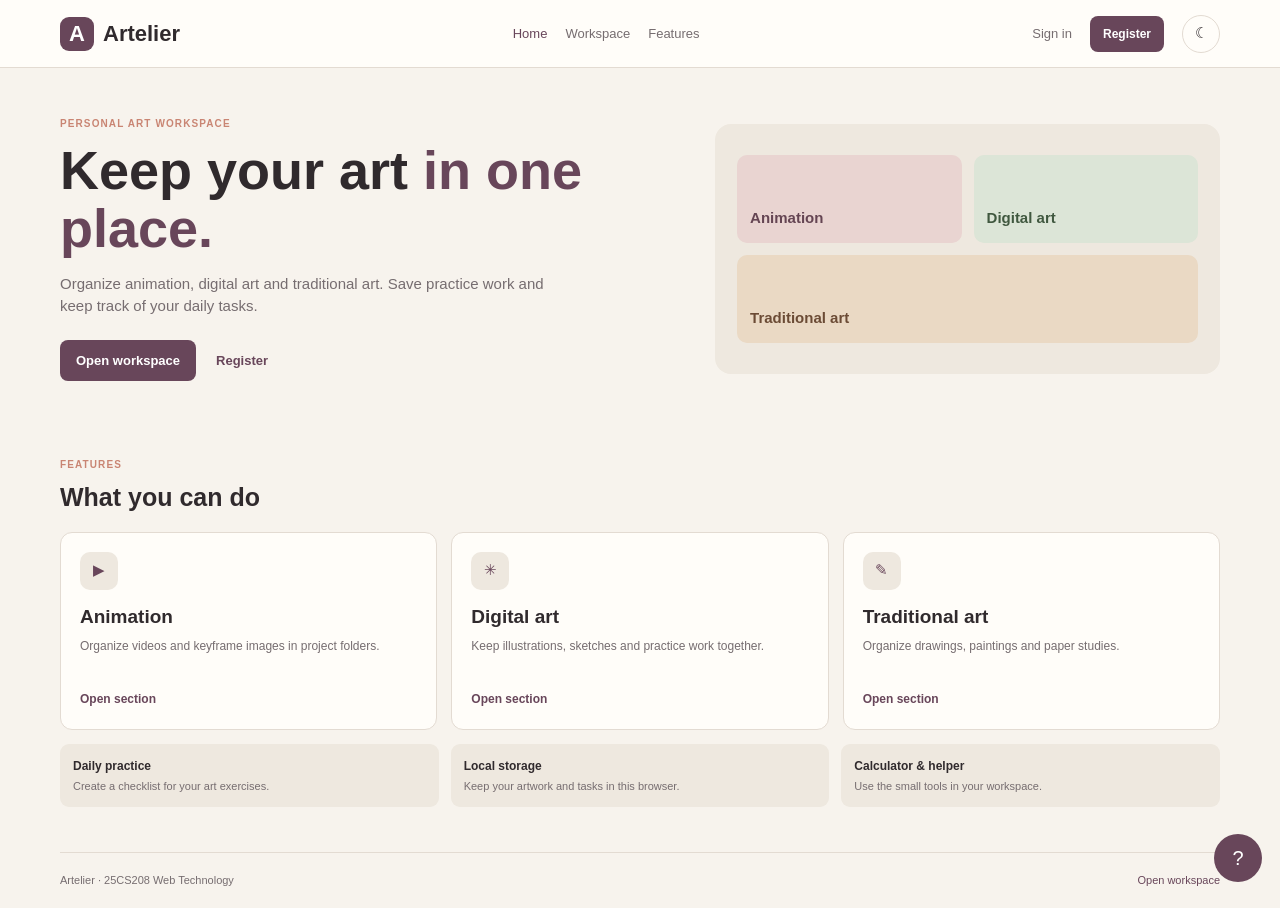
<file: index.html>
<!DOCTYPE html>
<html lang="en">
<head>
  <meta charset="UTF-8">
  <meta name="viewport" content="width=device-width, initial-scale=1.0">
  <title>Artelier | Art Workspace</title>
  <script src="theme.js?v=5"></script>
  <link rel="stylesheet" href="styles.css?v=4">
  <link rel="stylesheet" href="layout.css?v=4">
</head>
<body>
  <header class="site-header">
    <a class="brand" href="index.html"><span class="brand-mark">A</span> Artelier</a>
    <nav class="main-nav" aria-label="Main navigation">
      <a class="active" href="index.html">Home</a>
      <a href="home.html">Workspace</a>
      <a href="#features">Features</a>
    </nav>
    <div class="header-actions">
      <a class="nav-link" href="signin.html">Sign in</a>
      <a class="button button-small" href="register.html">Register</a>
      <button class="theme-toggle" data-theme-toggle type="button" aria-label="Switch theme">☾</button>
    </div>
  </header>

  <main>
    <section class="hero page-width">
      <div>
        <p class="eyebrow">PERSONAL ART WORKSPACE</p>
        <h1>Keep your art <span>in one place.</span></h1>
        <p class="hero-text">Organize animation, digital art and traditional art. Save practice work and keep track of your daily tasks.</p>
        <div class="hero-actions">
          <a class="button" href="home.html">Open workspace</a>
          <a class="text-link" href="register.html">Register</a>
        </div>
      </div>
      <div class="hero-panel">
        <div class="hero-swatch swatch-one">Animation</div>
        <div class="hero-swatch swatch-two">Digital art</div>
        <div class="hero-swatch swatch-three">Traditional art</div>
      </div>
    </section>

    <section class="feature-section page-width" id="features">
      <div class="section-heading">
        <div><p class="eyebrow">FEATURES</p><h2>What you can do</h2></div>
      </div>
      <div class="feature-grid">
        <article class="feature-card">
          <span class="feature-icon">▶</span>
          <h3>Animation</h3>
          <p>Organize videos and keyframe images in project folders.</p>
          <a href="home.html#animation">Open section</a>
        </article>
        <article class="feature-card">
          <span class="feature-icon">✳</span>
          <h3>Digital art</h3>
          <p>Keep illustrations, sketches and practice work together.</p>
          <a href="home.html#digital">Open section</a>
        </article>
        <article class="feature-card">
          <span class="feature-icon">✎</span>
          <h3>Traditional art</h3>
          <p>Organize drawings, paintings and paper studies.</p>
          <a href="home.html#traditional">Open section</a>
        </article>
      </div>
      <div class="extra-features">
        <div><strong>Daily practice</strong><span>Create a checklist for your art exercises.</span></div>
        <div><strong>Local storage</strong><span>Keep your artwork and tasks in this browser.</span></div>
        <div><strong>Calculator & helper</strong><span>Use the small tools in your workspace.</span></div>
      </div>
    </section>
  </main>

  <footer class="site-footer page-width">
    <span>Artelier · 25CS208 Web Technology</span>
    <a href="home.html">Open workspace</a>
  </footer>

  <script src="chatbot.js"></script>
</body>
</html>
</file>
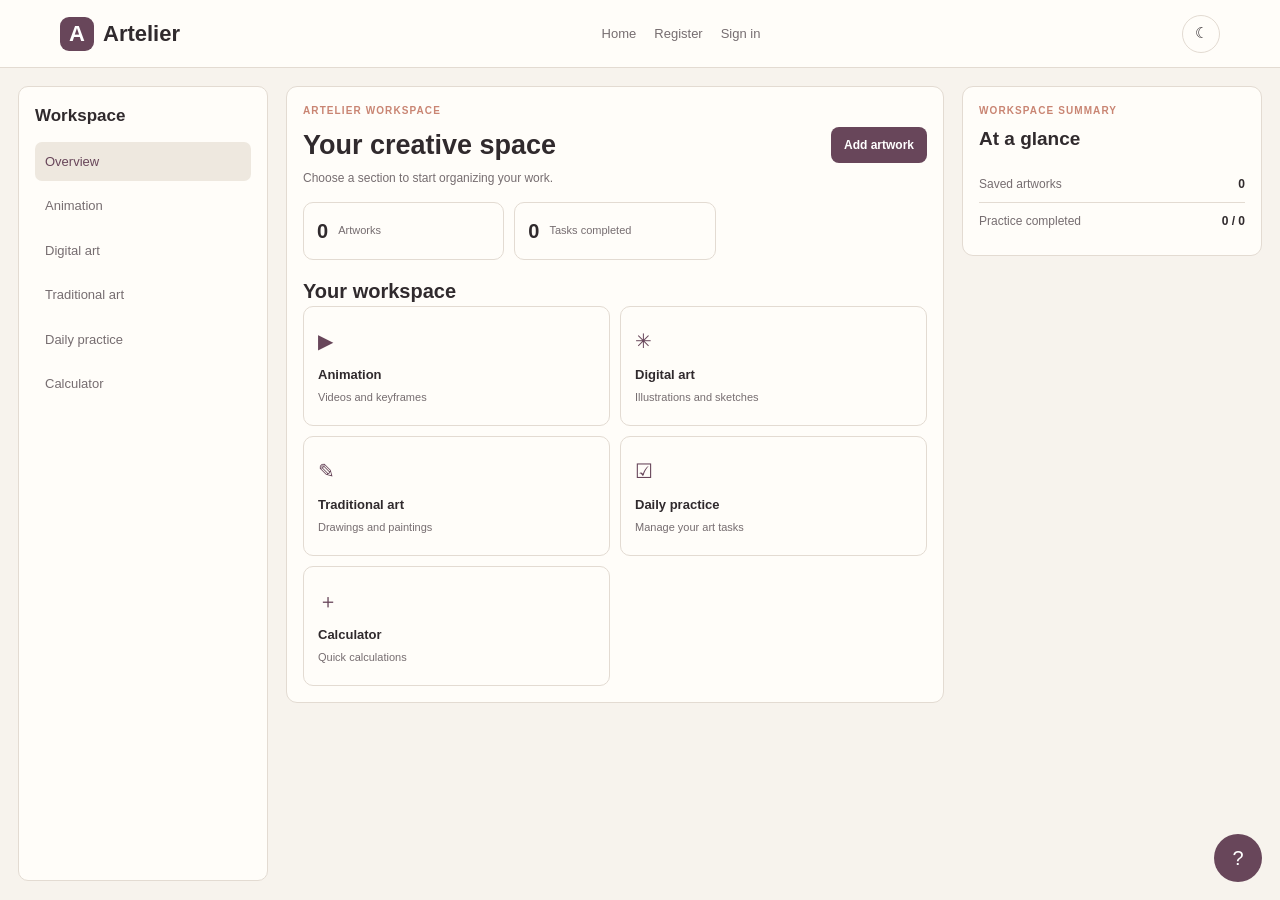
<file: home.html>
<!DOCTYPE html>
<html lang="en">
<head>
  <meta charset="UTF-8">
  <meta name="viewport" content="width=device-width, initial-scale=1.0">
  <title>Workspace | Artelier</title>
  <script src="theme.js?v=5"></script>
  <link rel="stylesheet" href="styles.css?v=4">
  <link rel="stylesheet" href="layout.css?v=4">
</head>
<body class="dashboard-page">
  <header class="site-header dashboard-header">
    <a class="brand" href="index.html"><span class="brand-mark">A</span> Artelier</a>
    <button class="menu-toggle" id="menuToggle" type="button" aria-label="Open navigation">☰</button>
    <nav class="main-nav"><a href="index.html">Home</a><a href="register.html">Register</a><a href="signin.html">Sign in</a></nav>
    <button class="theme-toggle" data-theme-toggle type="button" aria-label="Switch theme">☾</button>
  </header>

  <div class="dashboard-layout">
    <aside class="dashboard-sidebar" id="dashboardSidebar" aria-label="Workspace navigation">
      <h2>Workspace</h2>
      <button class="side-link active" type="button" data-page="overview">Overview</button>
      <button class="side-link" type="button" data-page="gallery" data-category="Animation">Animation</button>
      <button class="side-link" type="button" data-page="gallery" data-category="Digital Art">Digital art</button>
      <button class="side-link" type="button" data-page="gallery" data-category="Traditional Art">Traditional art</button>
      <button class="side-link" type="button" data-page="practice">Daily practice</button>
      <button class="side-link" type="button" data-page="calculator">Calculator</button>
    </aside>

    <main class="dashboard-main">
      <section class="workspace-page workspace-section" id="page-overview">
        <div class="welcome-row">
          <div><p class="eyebrow">ARTELIER WORKSPACE</p><h1>Your creative space</h1><p>Choose a section to start organizing your work.</p></div>
          <button class="button button-small" type="button" data-page="gallery" data-category="Animation">Add artwork</button>
        </div>
        <div class="stat-grid">
          <article class="stat-card"><strong id="artCount">0</strong><span>Artworks</span></article>
          <article class="stat-card"><strong id="taskCount">0</strong><span>Tasks completed</span></article>
        </div>
        <h2 class="overview-title">Your workspace</h2>
        <div class="quick-grid">
          <button class="quick-card" type="button" data-page="gallery" data-category="Animation"><span>▶</span><b>Animation</b><small>Videos and keyframes</small></button>
          <button class="quick-card" type="button" data-page="gallery" data-category="Digital Art"><span>✳</span><b>Digital art</b><small>Illustrations and sketches</small></button>
          <button class="quick-card" type="button" data-page="gallery" data-category="Traditional Art"><span>✎</span><b>Traditional art</b><small>Drawings and paintings</small></button>
          <button class="quick-card" type="button" data-page="practice"><span>☑</span><b>Daily practice</b><small>Manage your art tasks</small></button>
          <button class="quick-card" type="button" data-page="calculator"><span>＋</span><b>Calculator</b><small>Quick calculations</small></button>
        </div>
      </section>

      <section class="workspace-page workspace-section" id="page-gallery" hidden>
        <div class="section-heading"><div><p class="eyebrow">YOUR ART</p><h2 id="galleryHeading">Animation gallery</h2><p class="page-description" id="galleryDescription">Add animation videos and keyframe images.</p></div></div>
        <form class="upload-form" id="artworkForm">
          <h3>Add artwork</h3>
          <div class="upload-fields">
            <input id="artTitle" type="text" placeholder="Artwork title" required>
            <select id="artSection" aria-label="Art category"><option>Animation</option><option>Digital Art</option><option>Traditional Art</option></select>
            <select id="artStatus" aria-label="Artwork status"><option>Practice</option><option>Finished</option><option>50% Rule</option></select>
            <input id="artFile" type="file" accept="image/*,video/*" required>
            <button class="button button-small" type="submit">Save artwork</button>
          </div>
          <p class="form-hint">Animation accepts images and videos. Other galleries accept images. Use “Delete file” on a saved card to remove it from Artelier; the original on your computer stays untouched.</p>
        </form>
        <div class="gallery-grid" id="artworkGrid"><p class="empty-state">No artwork here yet. Add a file above.</p></div>
      </section>

      <section class="workspace-page workspace-section" id="page-practice" hidden>
        <div class="section-heading"><div><p class="eyebrow">PRACTICE</p><h2>Daily checklist</h2><p class="page-description">Add exercises and mark them when completed.</p></div><span class="small-note" id="taskProgress">0 of 0 completed</span></div>
        <form class="task-form" id="taskForm">
          <input id="taskInput" type="text" placeholder="Add a practice task" required>
          <select id="taskCategory"><option>Anatomy</option><option>Faces</option><option>Gesture</option><option>Coloring</option><option>Perspective</option><option>Animation</option><option>Other</option></select>
          <button class="button button-small" type="submit">Add task</button>
        </form>
        <ul class="task-list" id="taskList"><li class="empty-task">No practice tasks yet.</li></ul>
      </section>

      <section class="workspace-page workspace-section" id="page-calculator" hidden>
        <div class="section-heading"><div><p class="eyebrow">QUICK TOOL</p><h2>Calculator</h2><p class="page-description">Basic addition, subtraction, multiplication and division.</p></div></div>
        <div class="calculator-panel">
          <input id="calcDisplay" class="calc-display" type="text" value="0" readonly aria-label="Calculator display">
          <div class="calc-grid">
            <button type="button" data-key="7">7</button><button type="button" data-key="8">8</button><button type="button" data-key="9">9</button><button class="calc-op" type="button" data-key="/">÷</button>
            <button type="button" data-key="4">4</button><button type="button" data-key="5">5</button><button type="button" data-key="6">6</button><button class="calc-op" type="button" data-key="*">×</button>
            <button type="button" data-key="1">1</button><button type="button" data-key="2">2</button><button type="button" data-key="3">3</button><button class="calc-op" type="button" data-key="-">−</button>
            <button type="button" data-key="0">0</button><button class="calc-clear" type="button" data-key="C">C</button><button class="calc-equal" type="button" data-key="=">=</button><button class="calc-op" type="button" data-key="+">+</button>
          </div>
        </div>
      </section>
    </main>

    <aside class="dashboard-right">
      <section class="side-panel" id="summaryPanel">
        <p class="eyebrow" id="summaryEyebrow">WORKSPACE SUMMARY</p>
        <h2 id="summaryHeading">At a glance</h2>
        <div id="summaryRows"></div>
      </section>
    </aside>
  </div>

  <div class="drawer-shade" id="drawerShade"></div>
  <dialog class="media-dialog" id="mediaDialog"><button class="dialog-close" id="closeDialog" type="button" aria-label="Close preview">×</button><div id="mediaView"></div><p id="mediaCaption"></p></dialog>

  <script src="calculator.js"></script>
  <script src="home.js"></script>
  <script src="chatbot.js"></script>
</body>
</html>
</file>
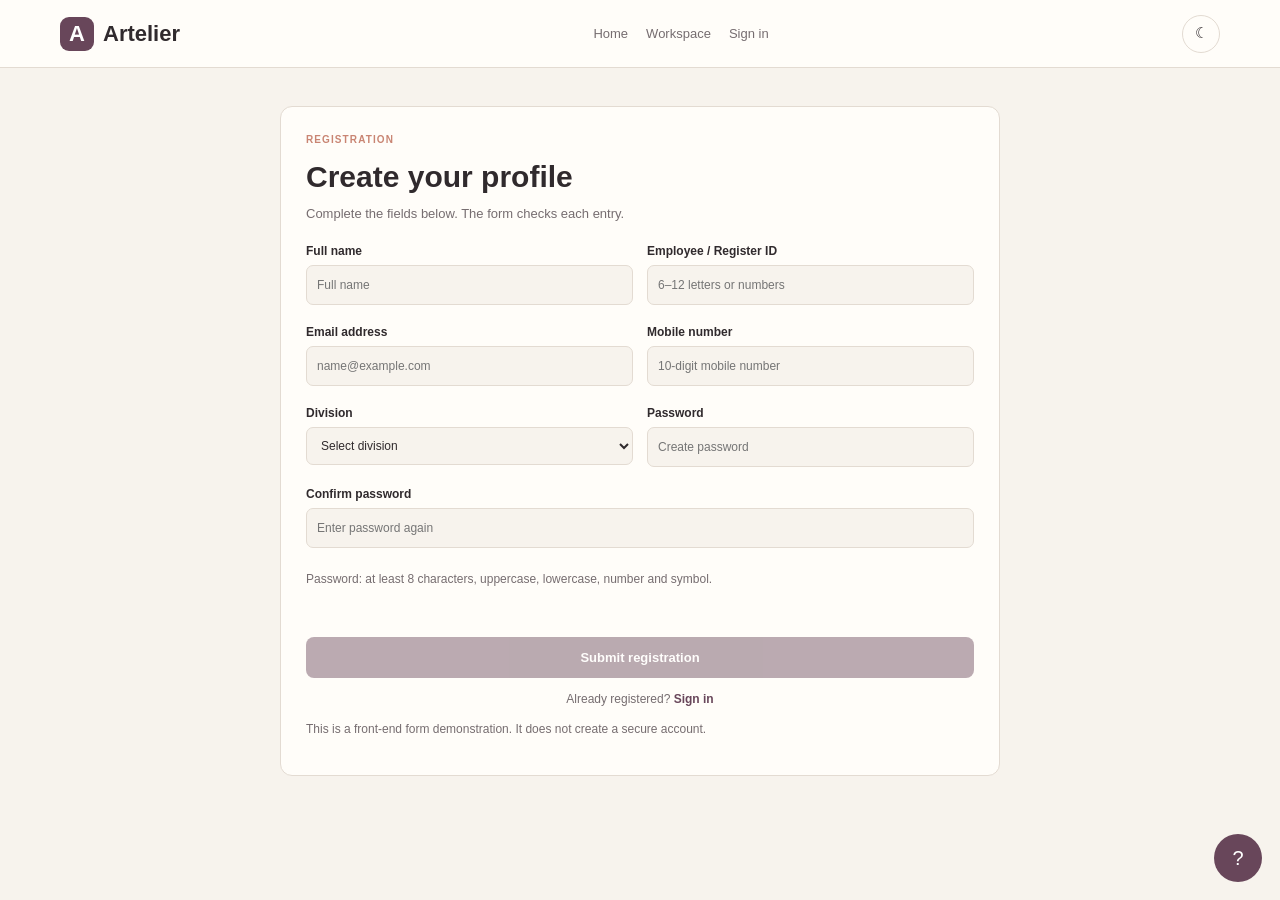
<file: register.html>
<!DOCTYPE html>
<html lang="en">
<head>
  <meta charset="UTF-8">
  <meta name="viewport" content="width=device-width, initial-scale=1.0">
  <title>Registration | Artelier</title>
  <script src="theme.js?v=5"></script>
  <link rel="stylesheet" href="styles.css?v=4">
  <link rel="stylesheet" href="layout.css?v=4">
</head>
<body class="form-page">
  <header class="site-header">
    <a class="brand" href="index.html"><span class="brand-mark">A</span> Artelier</a>
    <nav class="main-nav"><a href="index.html">Home</a><a href="home.html">Workspace</a><a href="signin.html">Sign in</a></nav>
    <button class="theme-toggle" data-theme-toggle type="button" aria-label="Switch theme">☾</button>
  </header>

  <main class="single-form-wrap wide-form">
    <form class="form-card" id="registerForm" novalidate>
      <p class="eyebrow">REGISTRATION</p>
      <h1>Create your profile</h1>
      <p class="form-lead">Complete the fields below. The form checks each entry.</p>
      <div class="form-grid">
        <div class="form-field"><label for="fullName">Full name</label><input id="fullName" type="text" placeholder="Full name"><span class="error-msg"></span></div>
        <div class="form-field"><label for="empId">Employee / Register ID</label><input id="empId" type="text" placeholder="6–12 letters or numbers"><span class="error-msg"></span></div>
        <div class="form-field"><label for="regEmail">Email address</label><input id="regEmail" type="text" placeholder="name@example.com"><span class="error-msg"></span></div>
        <div class="form-field"><label for="mobile">Mobile number</label><input id="mobile" type="text" maxlength="10" placeholder="10-digit mobile number"><span class="error-msg"></span></div>
        <div class="form-field"><label for="dept">Division</label><select id="dept"><option value="">Select division</option><option>CSE</option><option>AIML</option><option>ECE</option><option>EEE</option><option>Other</option></select><span class="error-msg"></span></div>
        <div class="form-field"><label for="regPassword">Password</label><input id="regPassword" type="password" placeholder="Create password"><span class="error-msg"></span></div>
        <div class="form-field full-field"><label for="confirmPassword">Confirm password</label><input id="confirmPassword" type="password" placeholder="Enter password again"><span class="error-msg"></span></div>
      </div>
      <p class="form-hint">Password: at least 8 characters, uppercase, lowercase, number and symbol.</p>
      <p class="form-alert" id="registerAlert" aria-live="polite"></p>
      <button class="button form-submit" id="registerSubmit" type="submit" disabled>Submit registration</button>
      <p class="form-bottom">Already registered? <a href="signin.html">Sign in</a></p>
      <p class="demo-note">This is a front-end form demonstration. It does not create a secure account.</p>
    </form>
  </main>

  <script src="validation.js"></script>
  <script src="chatbot.js"></script>
</body>
</html>
</file>
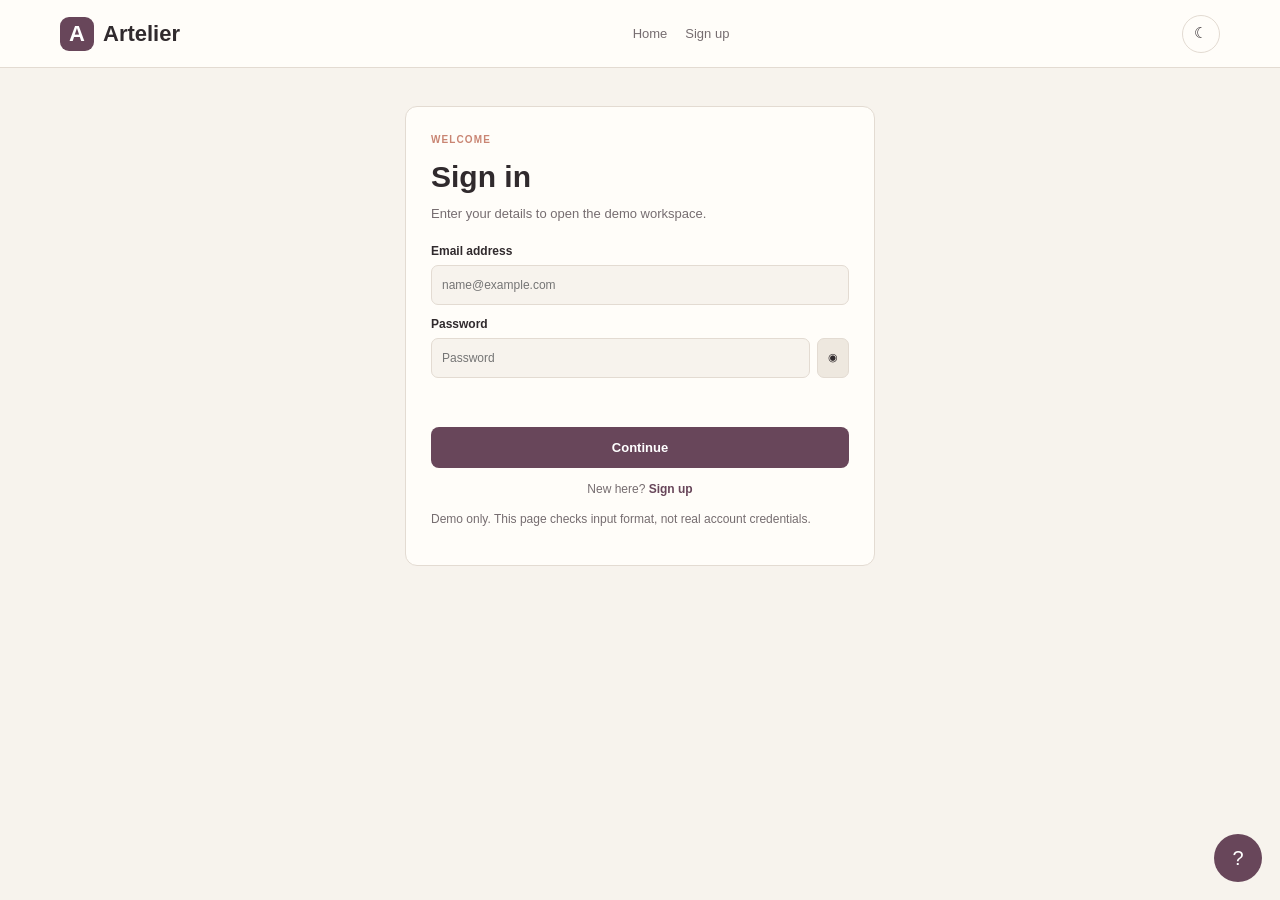
<file: signin.html>
<!DOCTYPE html>
<html lang="en">
<head>
  <meta charset="UTF-8">
  <meta name="viewport" content="width=device-width, initial-scale=1.0">
  <title>Sign In | Artelier</title>
  <script src="theme.js?v=5"></script>
  <link rel="stylesheet" href="styles.css?v=4">
  <link rel="stylesheet" href="layout.css?v=4">
</head>
<body class="form-page">
  <header class="site-header">
    <a class="brand" href="index.html"><span class="brand-mark">A</span> Artelier</a>
    <nav class="main-nav"><a href="index.html">Home</a><a href="signup.html">Sign up</a></nav>
    <button class="theme-toggle" data-theme-toggle type="button" aria-label="Switch theme">☾</button>
  </header>

  <main class="single-form-wrap">
    <form class="form-card" id="signinForm" novalidate>
      <p class="eyebrow">WELCOME</p>
      <h1>Sign in</h1>
      <p class="form-lead">Enter your details to open the demo workspace.</p>
      <div class="form-field"><label for="signinEmail">Email address</label><input id="signinEmail" type="text" placeholder="name@example.com"><span class="error-msg"></span></div>
      <div class="form-field"><label for="signinPassword">Password</label><div class="password-row"><input id="signinPassword" type="password" placeholder="Password"><button type="button" class="show-password" id="showPassword" aria-label="Show password">◉</button></div><span class="error-msg"></span></div>
      <p class="form-alert" id="signinAlert" aria-live="polite"></p>
      <button class="button form-submit" type="submit">Continue</button>
      <p class="form-bottom">New here? <a href="signup.html">Sign up</a></p>
      <p class="demo-note">Demo only. This page checks input format, not real account credentials.</p>
    </form>
  </main>

  <script src="validation.js"></script>
  <script src="chatbot.js"></script>
</body>
</html>
</file>
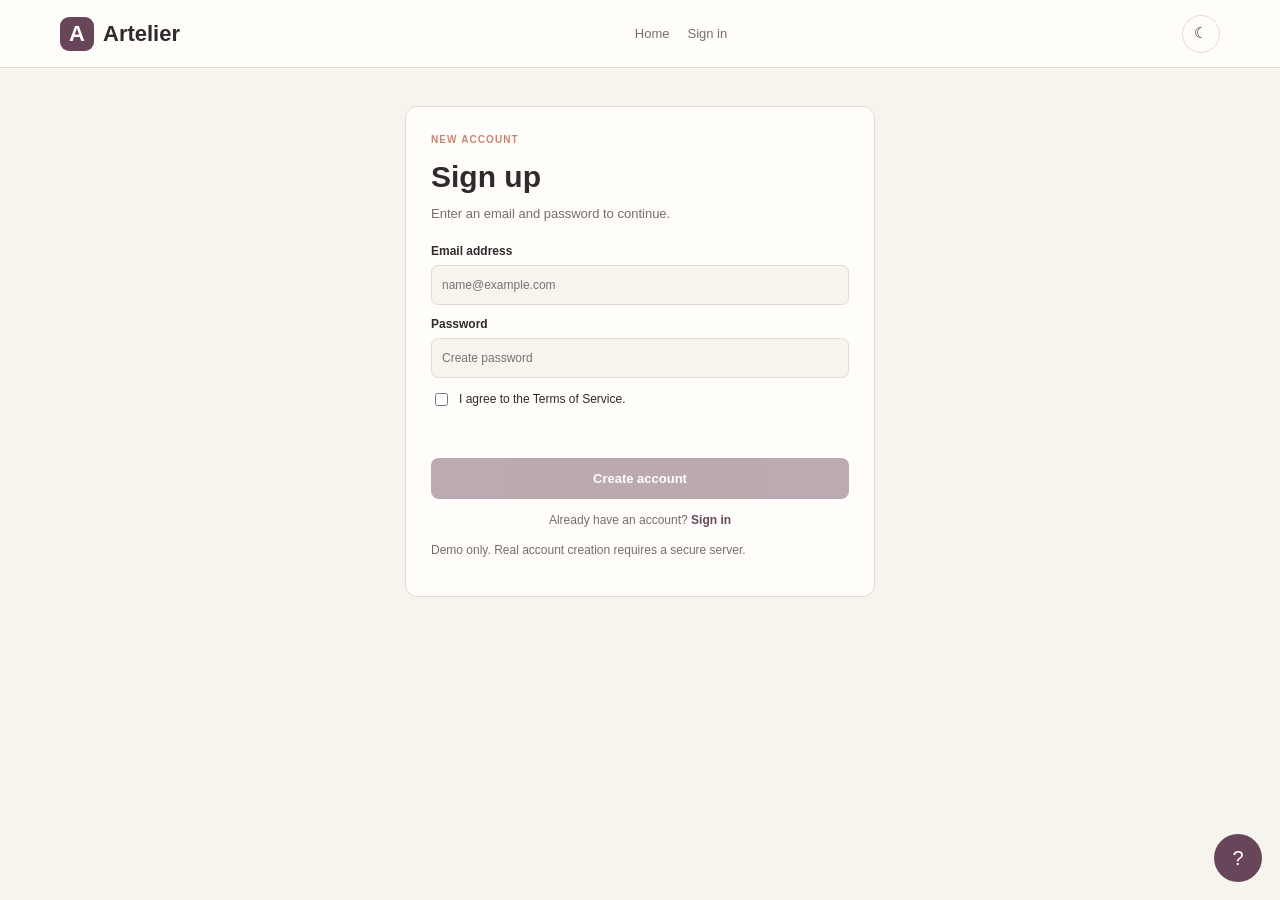
<file: signup.html>
<!DOCTYPE html>
<html lang="en">
<head>
  <meta charset="UTF-8">
  <meta name="viewport" content="width=device-width, initial-scale=1.0">
  <title>Sign Up | Artelier</title>
  <script src="theme.js?v=5"></script>
  <link rel="stylesheet" href="styles.css?v=4">
  <link rel="stylesheet" href="layout.css?v=4">
</head>
<body class="form-page">
  <header class="site-header">
    <a class="brand" href="index.html"><span class="brand-mark">A</span> Artelier</a>
    <nav class="main-nav"><a href="index.html">Home</a><a href="signin.html">Sign in</a></nav>
    <button class="theme-toggle" data-theme-toggle type="button" aria-label="Switch theme">☾</button>
  </header>

  <main class="single-form-wrap">
    <form class="form-card" id="signupForm" novalidate>
      <p class="eyebrow">NEW ACCOUNT</p>
      <h1>Sign up</h1>
      <p class="form-lead">Enter an email and password to continue.</p>
      <div class="form-field"><label for="signupEmail">Email address</label><input id="signupEmail" type="text" placeholder="name@example.com"><span class="error-msg"></span></div>
      <div class="form-field"><label for="signupPassword">Password</label><input id="signupPassword" type="password" placeholder="Create password"><span class="error-msg"></span></div>
      <label class="check-line"><input id="terms" type="checkbox"> I agree to the Terms of Service.</label>
      <span class="error-msg" id="termsError"></span>
      <p class="form-alert" id="signupAlert" aria-live="polite"></p>
      <button class="button form-submit" id="signupSubmit" type="submit" disabled>Create account</button>
      <p class="form-bottom">Already have an account? <a href="signin.html">Sign in</a></p>
      <p class="demo-note">Demo only. Real account creation requires a secure server.</p>
    </form>
  </main>

  <script src="validation.js"></script>
  <script src="chatbot.js"></script>
</body>
</html>
</file>
<file: styles.css>
:root {
  color-scheme: light;
  --bg: #f7f3ed; --surface: #fffdf9; --surface-soft: #eee8df;
  --text: #302a2d; --muted: #766d70; --line: #e3dbd2;
  --primary: #68465a; --primary-dark: #503548; --on-primary: #fff;
  --accent: #c98573; --danger: #b33f45; --success: #58754e;
  --clear-bg: #f1dfda; --clear-text: #85483e;
  --swatch-one-bg: #e9d4d1; --swatch-one-text: #654553;
  --swatch-two-bg: #dce5d7; --swatch-two-text: #40583f;
  --swatch-three-bg: #ead9c4; --swatch-three-text: #6b4b35;
}
:root[data-theme="dark"] {
  color-scheme: dark;
  --bg: #211c20; --surface: #30272e; --surface-soft: #40343d;
  --text: #f5eeeb; --muted: #c1b4b8; --line: #51444c;
  --primary: #d6a4b6; --primary-dark: #bd899f; --on-primary: #211c20;
  --accent: #e6a18c; --danger: #ff9a9a; --success: #b2c7a5;
  --clear-bg: #573c45; --clear-text: #f5d5d2;
  --swatch-one-bg: #49353e; --swatch-one-text: #f1dce2;
  --swatch-two-bg: #35443b; --swatch-two-text: #dce9d8;
  --swatch-three-bg: #4d4035; --swatch-three-text: #f1dfca;
}
* { box-sizing: border-box; }
body { margin: 0; background: var(--bg); color: var(--text); font: 15px/1.5 Arial, Helvetica, sans-serif; }
a { color: var(--primary); text-decoration: none; }
button, input, select { font: inherit; }
button, a { cursor: pointer; }
:focus-visible { outline: 3px solid var(--accent); outline-offset: 2px; }
.site-header { min-height: 68px; padding: 12px max(20px, calc((100% - 1160px) / 2)); display: flex; align-items: center; justify-content: space-between; gap: 18px; background: var(--surface); border-bottom: 1px solid var(--line); }
.brand { display: flex; align-items: center; gap: 9px; color: var(--text); font-size: 22px; font-weight: bold; }
.brand-mark { width: 34px; height: 34px; display: grid; place-items: center; border-radius: 9px; background: var(--primary); color: var(--on-primary); }
.main-nav, .header-actions { display: flex; align-items: center; gap: 18px; }
.main-nav a, .nav-link { color: var(--muted); font-size: 13px; }
.main-nav a:hover, .main-nav .active, .nav-link:hover { color: var(--primary); }
.theme-toggle, .menu-toggle { width: 38px; height: 38px; border: 1px solid var(--line); border-radius: 50%; background: var(--surface); color: var(--text); }
.menu-toggle { display: none; border-radius: 8px; font-size: 20px; }
.button { display: inline-flex; align-items: center; justify-content: center; padding: 11px 16px; border: 0; border-radius: 8px; background: var(--primary); color: var(--on-primary); font-size: 13px; font-weight: bold; }
.button:hover { background: var(--primary-dark); }
.button:disabled { opacity: .45; cursor: not-allowed; }
.button-small { padding: 9px 13px; font-size: 12px; }
.eyebrow { margin: 0 0 7px; color: var(--accent); font-size: 10px; font-weight: bold; letter-spacing: 1.1px; }
.muted-text, .small-note, .form-hint, .demo-note, .page-description { color: var(--muted); font-size: 12px; }
.error-msg { display: block; min-height: 15px; margin-top: 3px; color: var(--danger); font-size: 11px; }
.invalid { border-color: var(--danger) !important; background: rgba(180,60,65,.06) !important; }
.form-alert { min-height: 18px; color: var(--success); font-size: 12px; }
.form-alert.error { color: var(--danger); }
.page-width { width: min(1160px, calc(100% - 40px)); margin: auto; }
.hero { min-height: 340px; display: grid; grid-template-columns: 1.1fr .9fr; align-items: center; gap: 38px; padding: 48px 0; }
.hero h1 { max-width: 570px; margin: 10px 0; font-size: clamp(36px,5vw,54px); line-height: 1.08; }
.hero h1 span { color: var(--primary); }
.hero-text { max-width: 500px; color: var(--muted); font-size: 15px; }
.hero-actions { display: flex; align-items: center; gap: 20px; margin-top: 22px; }
.text-link { font-size: 13px; font-weight: bold; }
.hero-panel { min-height: 250px; display: grid; grid-template-columns: 1fr 1fr; align-content: center; gap: 12px; padding: 22px; border-radius: 16px; background: var(--surface-soft); }
.hero-swatch { min-height: 88px; display: flex; align-items: end; padding: 13px; border-radius: 10px; font-weight: bold; }
.swatch-one { background: var(--swatch-one-bg); color: var(--swatch-one-text); }
.swatch-two { background: var(--swatch-two-bg); color: var(--swatch-two-text); }
.swatch-three { grid-column: 1 / -1; background: var(--swatch-three-bg); color: var(--swatch-three-text); }
.feature-section { padding: 28px 0 45px; }
.section-heading { display: flex; align-items: center; justify-content: space-between; gap: 14px; margin-bottom: 15px; }
.section-heading h2 { margin: 0; font-size: 25px; }
.feature-grid, .extra-features { display: grid; grid-template-columns: repeat(3,1fr); gap: 14px; }
.feature-card { padding: 19px; border: 1px solid var(--line); border-radius: 12px; background: var(--surface); }
.feature-icon { width: 38px; height: 38px; display: grid; place-items: center; margin-bottom: 13px; border-radius: 10px; background: var(--surface-soft); color: var(--primary); }
.feature-card h3 { margin: 0 0 6px; font-size: 19px; }
.feature-card p { min-height: 38px; margin: 0 0 12px; color: var(--muted); font-size: 12px; }
.feature-card a { font-size: 12px; font-weight: bold; }
.extra-features { gap: 12px; margin-top: 14px; }
.extra-features div { padding: 13px; border-radius: 9px; background: var(--surface-soft); }
.extra-features strong, .extra-features span { display: block; }
.extra-features strong { font-size: 12px; }
.extra-features span { margin-top: 3px; color: var(--muted); font-size: 11px; }
.site-footer { display: flex; justify-content: space-between; gap: 12px; padding: 19px 0; border-top: 1px solid var(--line); color: var(--muted); font-size: 11px; }
.form-page { min-height: 100vh; }
.single-form-wrap { width: min(470px,calc(100% - 32px)); margin: 38px auto; }
.wide-form { width: min(720px,calc(100% - 32px)); }
.form-card { padding: 25px; border: 1px solid var(--line); border-radius: 12px; background: var(--surface); }
.form-card h1 { margin: 5px 0; font-size: 30px; }
.form-lead { margin: 5px 0 18px; color: var(--muted); font-size: 13px; }
.form-grid { display: grid; grid-template-columns: 1fr 1fr; gap: 8px 14px; }
.form-field { margin-bottom: 10px; }
.form-field label { display: block; margin-bottom: 5px; font-size: 12px; font-weight: bold; }
.form-field input, .form-field select, .upload-fields input, .upload-fields select, .task-form input, .task-form select, .art-edit-controls select { width: 100%; min-width: 0; padding: 10px; border: 1px solid var(--line); border-radius: 7px; background: var(--bg); color: var(--text); font-size: 12px; }
.full-field { grid-column: 1 / -1; }
.form-submit { width: 100%; margin-top: 7px; }
.form-bottom { text-align: center; color: var(--muted); font-size: 12px; }
.form-bottom a { font-weight: bold; }
.check-line { display: flex; align-items: center; gap: 8px; margin: 12px 0 3px; font-size: 12px; }
.check-line input, .task-list input { accent-color: var(--primary); }
.password-row { display: flex; gap: 7px; }
.password-row input { flex: 1; }
.show-password { padding: 0 10px; border: 1px solid var(--line); border-radius: 7px; background: var(--surface-soft); color: var(--text); font-size: 11px; }
.stat-grid { display: grid; grid-template-columns: repeat(3,1fr); gap: 10px; margin-bottom: 16px; }
.stat-card { display: flex; align-items: center; gap: 10px; padding: 13px; border: 1px solid var(--line); border-radius: 10px; background: var(--surface); }
.stat-card strong { font-size: 20px; }
.stat-card span { color: var(--muted); font-size: 11px; }
.workspace-section, .side-panel { padding: 16px; border: 1px solid var(--line); border-radius: 11px; background: var(--surface); }
.workspace-section { margin-bottom: 14px; }
.workspace-section h2, .side-panel h2 { margin: 0; font-size: 20px; }
.upload-form { margin-bottom: 13px; padding: 13px; border: 1px dashed var(--line); border-radius: 9px; background: var(--bg); }
.upload-form h3 { margin: 0 0 9px; font-size: 13px; }
.upload-fields { display: grid; grid-template-columns: 1fr 1fr; gap: 8px; }
.upload-fields input[type="file"] { font-size: 11px; }
.upload-fields button { grid-column: 1 / -1; }
.gallery-grid { display: grid; grid-template-columns: repeat(3,minmax(0,1fr)); gap: 10px; }
.art-card { min-width: 0; overflow: hidden; border: 1px solid var(--line); border-radius: 9px; background: var(--surface); }
.art-preview { display: block; width: 100%; height: 120px; object-fit: cover; background: var(--surface-soft); cursor: zoom-in; }
.art-video { cursor: default; }
.art-info { padding: 9px; }
.art-name { display: block; margin-bottom: 3px; font-size: 12px; overflow-wrap: anywhere; }
.art-file { color: var(--muted); font-size: 10px; overflow-wrap: anywhere; }
.art-edit-controls { display: grid; grid-template-columns: 1fr 1fr; gap: 6px; margin-top: 8px; }
.art-edit-controls label { display: block; color: var(--muted); font-size: 10px; }
.art-edit-controls select { margin-top: 3px; padding: 6px; font-size: 11px; }
.delete-art { margin-top: 8px; padding: 7px 10px; border: 1px solid var(--danger); border-radius: 6px; background: var(--clear-bg); color: var(--clear-text); font-size: 11px; font-weight: bold; }
.delete-art:hover { background: var(--danger); color: #fff; }
.empty-state { grid-column: 1 / -1; padding: 22px; text-align: center; color: var(--muted); font-size: 12px; }
.task-form { display: flex; gap: 8px; }
.task-form input { flex: 1; }
.task-list { margin: 11px 0 0; padding: 0; list-style: none; }
.task-list li { display: flex; align-items: center; gap: 8px; padding: 8px 0; border-bottom: 1px solid var(--line); font-size: 12px; }
.task-list li:last-child { border: 0; }
.task-list .done span { color: var(--muted); text-decoration: line-through; }
.task-category { margin-left: auto; color: var(--muted); font-size: 10px; }
.empty-task { color: var(--muted); }
.calc-display { width: 100%; margin: 7px 0; padding: 11px; border: 0; border-radius: 7px; background: var(--surface-soft); color: var(--text); text-align: right; font-size: 20px; }
.calc-grid { display: grid; grid-template-columns: repeat(4,1fr); gap: 6px; }
.calc-grid button { height: 37px; border: 1px solid var(--line); border-radius: 7px; background: var(--bg); color: var(--text); }
.calc-grid .calc-op { color: var(--primary); }
.calc-grid .calc-clear { background: var(--clear-bg); color: var(--clear-text); }
.calc-grid .calc-equal { background: var(--primary); color: var(--on-primary); }
.error-msg:empty, .drawer-shade { display: none; }
.media-dialog { width: min(850px,92vw); max-height: 90vh; padding: 20px; border: 0; border-radius: 12px; background: var(--surface); color: var(--text); }
.media-dialog::backdrop { background: rgba(15,12,15,.75); }
.media-dialog img, .media-dialog video { display: block; max-width: 100%; max-height: 72vh; margin: auto; }
.media-dialog p { text-align: center; font-size: 12px; }
.dialog-close { float: right; width: 30px; height: 30px; border: 0; border-radius: 50%; background: var(--surface-soft); color: var(--text); font-size: 20px; }
.chat-fab { position: fixed; right: 18px; bottom: 18px; z-index: 50; width: 48px; height: 48px; border: 0; border-radius: 50%; background: var(--primary); color: var(--on-primary); font-size: 20px; }
.chat-panel { position: fixed; right: 18px; bottom: 76px; z-index: 50; display: flex; flex-direction: column; width: min(320px,calc(100vw - 28px)); height: 350px; overflow: hidden; border: 1px solid var(--line); border-radius: 11px; background: var(--surface); }
.chat-panel[hidden] { display: none; }
.chat-head { display: flex; justify-content: space-between; padding: 11px; background: var(--primary); color: var(--on-primary); }
.chat-head button { border: 0; background: none; color: var(--on-primary); font-size: 20px; }
.chat-log { display: flex; flex: 1; flex-direction: column; gap: 8px; overflow: auto; padding: 11px; }
.bot-msg, .user-msg { max-width: 85%; padding: 8px 10px; border-radius: 9px; font-size: 11px; }
.bot-msg { align-self: flex-start; background: var(--surface-soft); }
.user-msg { align-self: flex-end; background: var(--primary); color: var(--on-primary); }
.chat-form { display: flex; gap: 6px; padding: 9px; border-top: 1px solid var(--line); }
.chat-form input { flex: 1; min-width: 0; padding: 8px; border: 1px solid var(--line); border-radius: 6px; background: var(--bg); color: var(--text); }
.chat-form button { padding: 0 10px; border: 0; border-radius: 6px; background: var(--primary); color: var(--on-primary); }
</file>
<file: layout.css>
.hero, .feature-section { max-width: 1160px; }
.dashboard-page { min-height: 100vh; }
.dashboard-header { position: sticky; top: 0; z-index: 20; }
.dashboard-layout { display: grid; grid-template-columns: 250px 1fr 300px; gap: 18px; max-width: 1500px; margin: auto; padding: 18px; }
.dashboard-sidebar { position: sticky; top: 86px; display: flex; flex-direction: column; gap: 5px; height: calc(100vh - 105px); padding: 16px; border: 1px solid var(--line); border-radius: 10px; background: var(--surface); }
.dashboard-sidebar h2 { margin: 0 0 8px; font-size: 17px; }
.side-link { width: 100%; padding: 10px; border: 0; border-radius: 7px; background: transparent; color: var(--muted); text-align: left; font-size: 13px; }
.side-link:hover, .side-link.active { background: var(--surface-soft); color: var(--primary); }
.dashboard-main { min-width: 0; }
.workspace-page[hidden] { display: none !important; }
.welcome-row { display: flex; align-items: center; justify-content: space-between; gap: 12px; margin-bottom: 15px; }
.welcome-row h1 { margin: 0; font-size: 27px; }
.welcome-row p:not(.eyebrow) { margin: 3px 0 0; color: var(--muted); font-size: 12px; }
.overview-title { margin: 18px 0 12px; font-size: 20px; }
.quick-grid { display: grid; grid-template-columns: repeat(2,minmax(0,1fr)); gap: 10px; }
.quick-card { min-height: 120px; padding: 14px; border: 1px solid var(--line); border-radius: 10px; background: var(--surface); color: var(--text); text-align: left; }
.quick-card:hover { border-color: var(--primary); transform: translateY(-1px); }
.quick-card span, .quick-card b, .quick-card small { display: block; }
.quick-card span { margin-bottom: 9px; color: var(--primary); font-size: 20px; }
.quick-card b { font-size: 13px; }
.quick-card small { margin-top: 4px; color: var(--muted); font-size: 11px; }
.dashboard-right { display: flex; flex-direction: column; gap: 13px; }
.side-panel h2 { margin: 0 0 12px; font-size: 19px; }
.summary-row { display: flex; justify-content: space-between; padding: 9px 0; border-bottom: 1px solid var(--line); color: var(--muted); font-size: 12px; }
.summary-row:last-child { border: 0; }
.summary-row strong { color: var(--text); }
.calculator-panel { max-width: 360px; }
@media (max-width: 767px) {
  .site-header { min-height: 62px; padding: 10px 14px; }
  .main-nav { display: none; }
  .header-actions { gap: 9px; }
  .hero { grid-template-columns: 1fr; gap: 22px; padding: 35px 0 30px; }
  .hero-panel { min-height: 190px; }
  .feature-grid, .extra-features, .form-grid { grid-template-columns: 1fr; }
  .feature-card p { min-height: 0; }
  .site-footer { flex-wrap: wrap; }
  .full-field { grid-column: auto; }
  .dashboard-header .menu-toggle { display: block; margin-left: auto; }
  .dashboard-layout { display: flex; flex-direction: column; gap: 12px; padding: 12px; }
  .dashboard-sidebar { position: fixed; top: 62px; bottom: 0; left: 0; z-index: 42; width: 255px; height: auto; border-radius: 0 10px 0 0; transform: translateX(-110%); transition: transform .2s; }
  .dashboard-sidebar.drawer-open { transform: translateX(0); }
  .drawer-shade.show { display: block; position: fixed; inset: 62px 0 0; z-index: 40; background: rgba(0,0,0,.35); }
  .welcome-row h1 { font-size: 23px; }
  .stat-grid { gap: 6px; }
  .stat-card { flex-direction: column; align-items: flex-start; gap: 2px; padding: 10px; }
  .stat-card strong { font-size: 17px; }
  .upload-fields, .task-form { grid-template-columns: 1fr; }
  .upload-fields button { grid-column: auto; }
  .gallery-grid { grid-template-columns: repeat(2,minmax(0,1fr)); }
  .dashboard-right, .calculator-panel { display: flex; max-width: 100%; }
}


/* Daily task input: give the name field enough room to be readable. */
.task-form {
  display: grid;
  grid-template-columns: minmax(220px, 1fr) 180px auto;
  align-items: center;
  gap: 8px;
}
.task-form input,
.task-form select {
  width: 100%;
  min-width: 0;
  box-sizing: border-box;
}
.task-form input { min-height: 44px; }

@media (max-width: 767px) {
  .task-form { grid-template-columns: minmax(0, 1fr); }
  .task-form button { width: 100%; }
}
</file>
